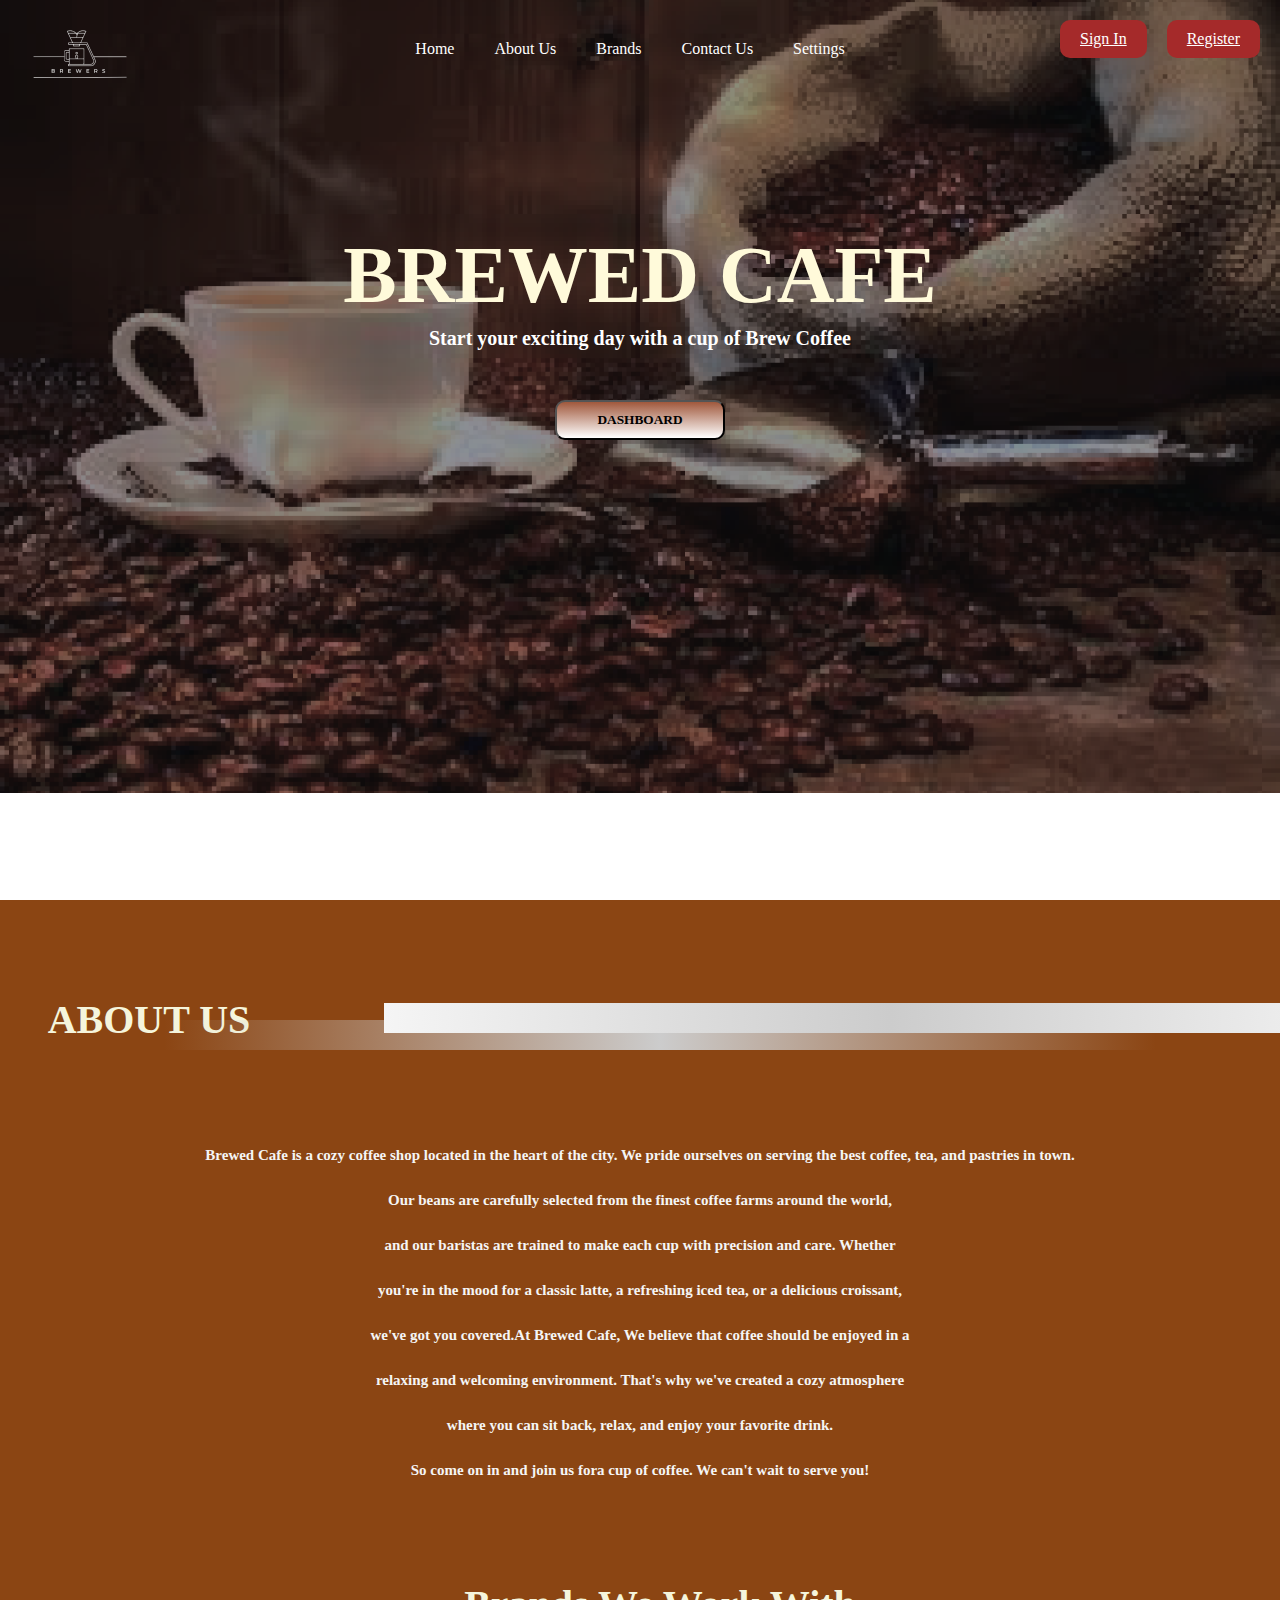
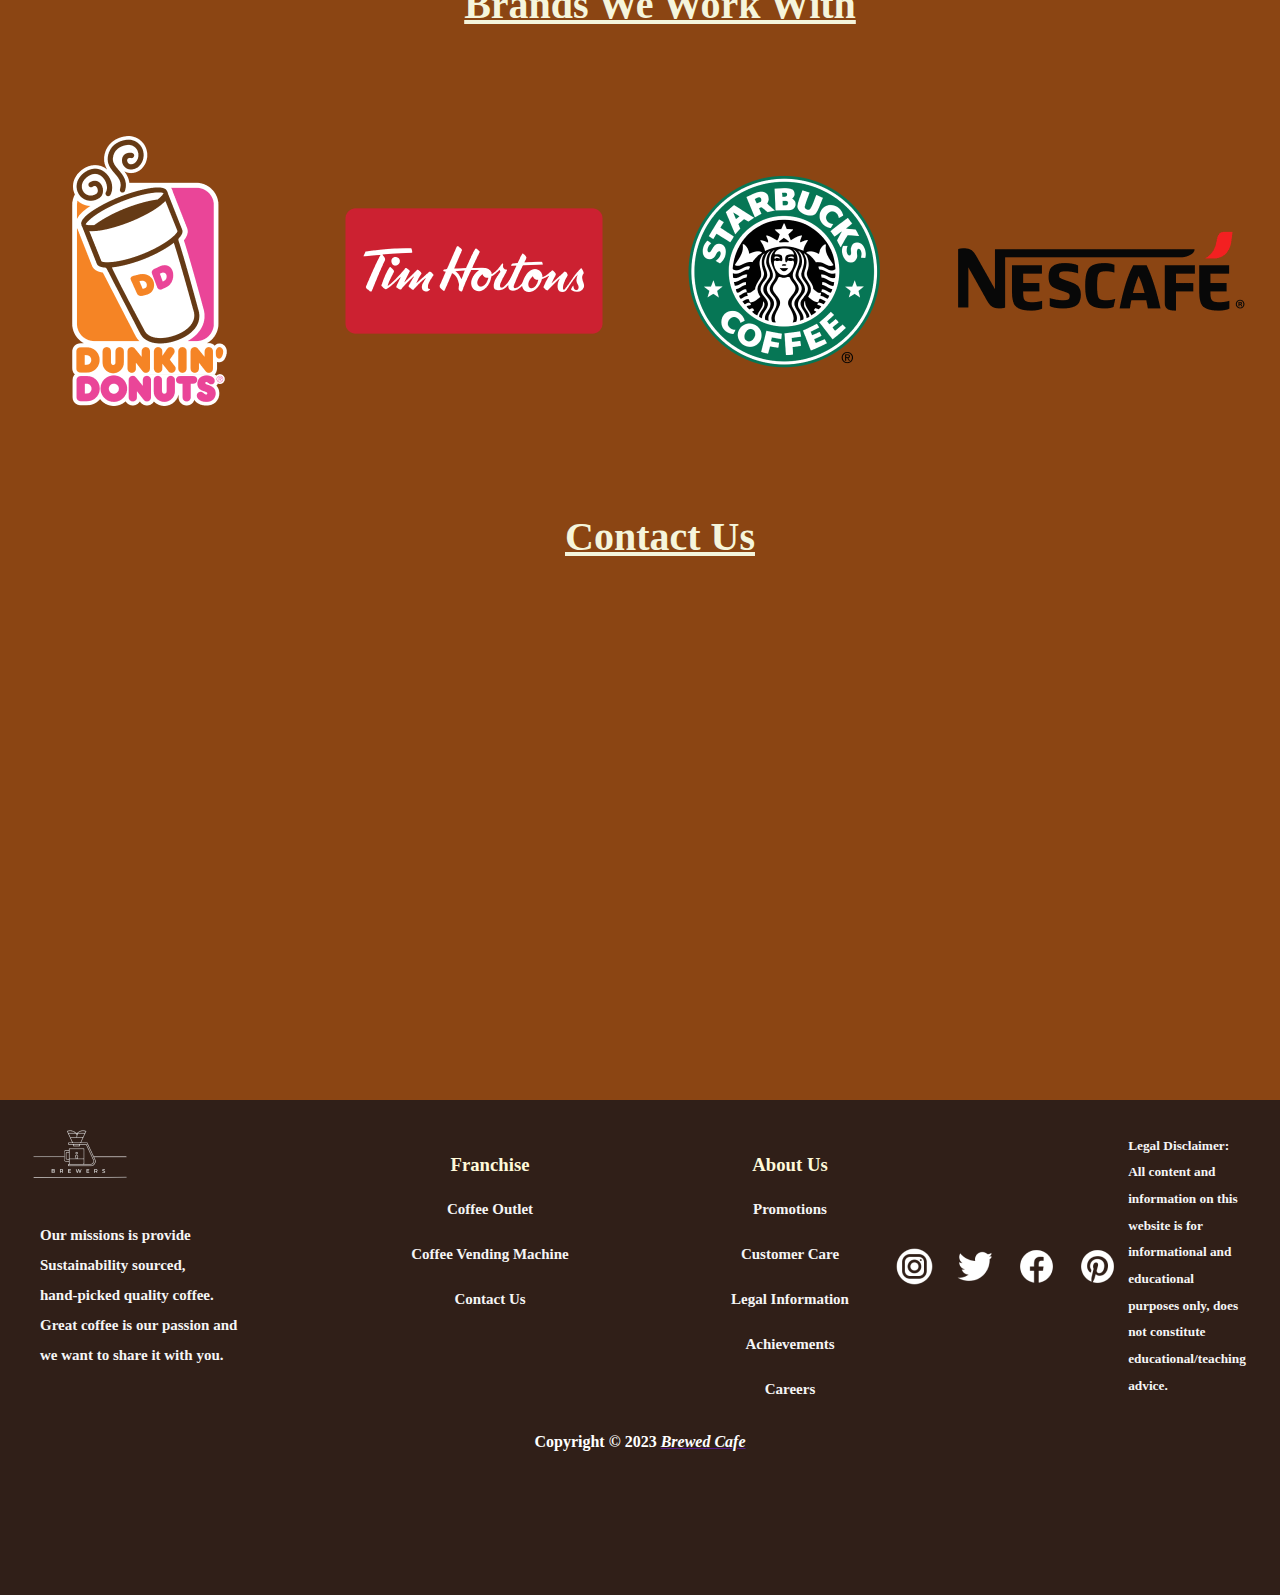
<file: index.html>
<!DOCTYPE html>
<html lang="en">
<head>
    <meta charset="UTF-8">
    <meta http-equiv="X-UA-Compatible" content="IE=edge">
    <meta name="viewport" content="width=device-width, initial-scale=1.0">
    <title>Document</title>
    
    <style>
        body {
  margin: 0;
  padding: 0;
  height: 100vh;
  overflow-x: hidden;
  background-size: cover;
}

.first-bg {
  position: absolute;
  top: 0;
  left: 0;
  width: 100%;
  height: 100%;
  background: url(1.png);
  background-image: url(1.png);
  z-index: -2;
  background-repeat: no-repeat;
  background-size: auto;
}

.content {
  position: relative;
  z-index: 1;
  height: 100%;
}

.second-bg {
  position: absolute;
  top: 100%;
  left: 0;
  width: 100%;
  height: 200%;
  background-color: #8B4513;
  z-index: -1;
}
  .third-bg {
    position: absolute;
    top: 300%;
    left: 0;
    width: 100%;
    height: 55%;
    background-color: #301f18;
    z-index: -3;
  }

.logo1 {
    position: absolute;
    left: 0;
    top: 0;
    width: 3.91%;
    height: auto;
  }
  nav {
    position: absolute;
    top: 40px;
    left: 50%; 
    transform: translateX(-50%); 
    display: flex;
    align-items: center;
  }
  
  nav a {
    margin-left: 10px;
    text-decoration: none;
    margin-right: 30px;
    font-size: 16px; 
    color: white; 
font-family: Cambria, Cochin, Georgia, Times, 'Times New Roman', serif;
  }
  nav :hover
{
  color: chocolate;
}
  .sign-buttons {
    position: absolute;
    top: 20px; 
    right: 20px;
    display: flex;
    align-items: center;
}

.signin-button,
.signup-button {
    border: none;
    background-color: brown;
    color: white;
    border-radius: 10px;
    padding: 10px 20px;
    margin-left: 20px;
        font-family: Cambria, Cochin, Georgia, Times, 'Times New Roman', serif;
}

.signin-button:hover,
.signup-button:hover {
    background-color: rgba(250, 105, 1, 0.582);
}
#brew {
    text-align: center;
    font-size: 80px;
    color: #FFFADA;
    margin-top: 90px;
    position: relative; 
  }
  
  #tagline {
    text-align: center;
    font-size: 20px;
    color: white;
    margin-bottom: 20px; 
    margin-top: -60px;
  }
  .explore 
  {
    display: block; 
    margin: 0 auto; 
    margin-top: 50px;
    border-radius: 10px;
    padding: 10px 40px;
    background: linear-gradient(to bottom, #A0583C, white );
  color: black;
  font-family: Cambria, Cochin, Georgia, Times, 'Times New Roman', serif;
  }

  .hr-text {
    line-height: 5;
    position: relative;
    outline: 0;
    border: 0;
    color: beige;
    text-align: center;
    margin-left: 40px;
    margin-top: 20px;
    margin-bottom: 20px;
    font-family: Cambria, Cochin, Georgia, Times, 'Times New Roman', serif;
    font-size: 40px;
  }
  
  .hr-text:before,
  .hr-text:after {
    content: '';
    background: linear-gradient(to right, transparent, #ccc, transparent);
    position: absolute;
    left: 10%;
    top: 50%;
    width: 80%;
    height: 30px;
  }
  
  .hr-text:after {
    content: attr(data-content);
    position: relative;
    display: inline-block;
    color: whitesmoke;
    padding: 0 10px;
    line-height: 1.5em;
    background-color: whitesmoke;
    z-index: 1;
  }  
  .about-section {
    display: flex;
    flex-direction: column;
    align-items: center;
    margin-top: 50px;
  }
  
  .about-content {
    text-align: center;
    margin-top: 20px;
  }
  
  p {
    font-size: 15px;
    font-style: normal;
    color: whitesmoke;
    line-height: 2.0;
    text-align: center;
    font-family: Cambria, Cochin, Georgia, Times, 'Times New Roman', serif;  
}

.hr-text2 {
  line-height: 5;
  position: relative;
  outline: 0;
  border: 0;
  color: beige;
  text-align: center;
  margin-left: 40px;
  margin-top: 20px;
  margin-bottom: 20px;
  font-family: Cambria, Cochin, Georgia, Times, 'Times New Roman', serif;
  font-size: 40px;
}
.images-container {
  display: flex;
  justify-content: center;
  align-items: center;
  flex-wrap: wrap;
}

.images-container img {
  margin: 10px;
margin-top: -20px;
  display: block;
  margin: 0 auto;
}

.image3{
position: absolute;
width: 205px;
height: 205px;
left: 71px;
top: 1465px;
}
.image4
{
  position: absolute;
width: 291px;
height: 163px;
left: 319px;
top: 1486px;
}
.image5
{
  position: absolute;
width: 282px;
height: 282px;
left: 653px;
top: 1427px;
}
.image6
{
  position: absolute;
width: 231px;
height: 292px;
left: 978px;
top: 1422px;
}
.hr-text3 {
  line-height: 5;
  position: relative;
  outline: 0;
  border: 0;
  color: beige;
  text-align: center;
  margin-left: 40px;
  margin-top: 20px;
  margin-bottom: 20px;
  font-family: Cambria, Cochin, Georgia, Times, 'Times New Roman', serif;
  font-size: 40px;
}

.logo2 {
  position: absolute;
  left: 0;
  top: 0;
  width: 3.91%;
  height: auto;
}

.text-left{
text-align: left;
margin-top: -20px ;
margin-left: 40px;
}
h3{
  color: #FFFADA;
  text-align: center;
}
.row {
  display: flex;
  flex-wrap: wrap;
  justify-content: center;
  gap: 50px;
  margin-top: -250px;
}

.col {
  width: 250px;
  text-align: left;
}

.follow-us
{
margin-left: 400px;
margin-top: -300px;
display: flex;
  justify-content: center;
  align-items: center;
}
.follow-us img {
  margin: 0 10px;
}
footer
{
  margin-top: 20px;
  color: white;
}
footer i{
  color: white;
}
div.follow-us p
{
font-size: smaller;
text-align: left;
}
    </style>
</head>
<body>
  <div id="max">
    <div class="first-bg"></div>
    <div class="content">
<img id="logo1" src="2.png" alt="logo">
    <nav>
      <a href="index.html">Home</a>
      <a href="#about">About Us</a>
      <a href="#images-container">Brands</a>
      <a href="#hr-text3">Contact Us</a>
      <a href="#hr-text3">Settings</a>

    </nav>
    <div class="sign-buttons">
<a href="log.html" class="signin-button">Sign In</a>
<a href="register.html" class="signin-button">Register</a>
    </div>
<h2 id="brew">BREWED CAFE</h2>
<h3 id="tagline">Start your exciting day with a cup of Brew Coffee</h3>
<button class="explore"><b>DASHBOARD</b></button>
</div>
<div class="second-bg">
<div class="hr-text">
<span class="About"><b>ABOUT US<b></span>
</div>
<p>Brewed Cafe is a cozy coffee shop located in the heart of the city. 
  We pride ourselves on serving the best coffee, tea, and pastries in town.</p>
<p>Our beans are carefully selected from the finest coffee farms around the world, 
  <p>and our baristas are trained to make each cup with precision and care. Whether </p>
  <p>you're in the mood for a classic latte, a refreshing iced tea, or a delicious croissant,</p>
  <p>we've got you covered.At Brewed Cafe, We believe that coffee should be enjoyed in a</p>
  <p>relaxing and welcoming environment. That's why we've created a cozy atmosphere </p>
  <p>where you can sit back, relax, and enjoy your favorite drink.</p>
<p>So come on in and join us fora cup of coffee. We can't wait to serve you!</p>
<div class="hr-text2">
  
    <span><b><u>Brands We Work With</u><b></span>
    </div>
    <div class="images-container">
        <img id="image3" src="3.png" alt="3">
        <img id="image4" src="4.png" alt="4">
        <img id="image5" src="5.png" alt="5">
        <img id="image6" src="6.png" alt="6">
      </div>
      <div class="hr-text3">
        <span><b><u>Contact Us</u><b></span>
        </div>
    </div>
   
    <div class="third-bg">
        <img id="logo2" src="2.png" alt="logo">
        <p class="text-left">Our missions is provide<br>
          Sustainability sourced,<br>
          hand-picked quality coffee.<br>
          Great coffee is our passion and<br>
          we want to share it with you.
        </p>

        <div class="row">
          <div class="col">
            <h3>Franchise</h3>
            <p>Coffee Outlet</p>
            <p>Coffee Vending Machine</p>
            <p>Contact Us</p>
          </div>
          <div class="col">
            <h3>About Us</h3>
            <p>Promotions</p>
            <p>Customer Care</p>
            <p>Legal Information</p>
            <p>Achievements</p>
            <p>Careers</p>
            <div class="follow-us">
            <img src="Insta.png" alt="">
            <img src="twitter.png" alt="">
            <img src="Fb.png" alt="">
            <img src="pinterest.png" alt="">
            <p>Legal Disclaimer: All content and information on this website is for
              informational and educational purposes only, does not constitute
              educational/teaching advice.
              </p>
          </div>
          </div>
        </div>
        <div id="footer"> 
          <center><footer>Copyright &copy; 2023 <a href=""><i> Brewed Cafe</i>
        </a></footer></center></div>
      </div>
</div>
</div>
</body>
</file>
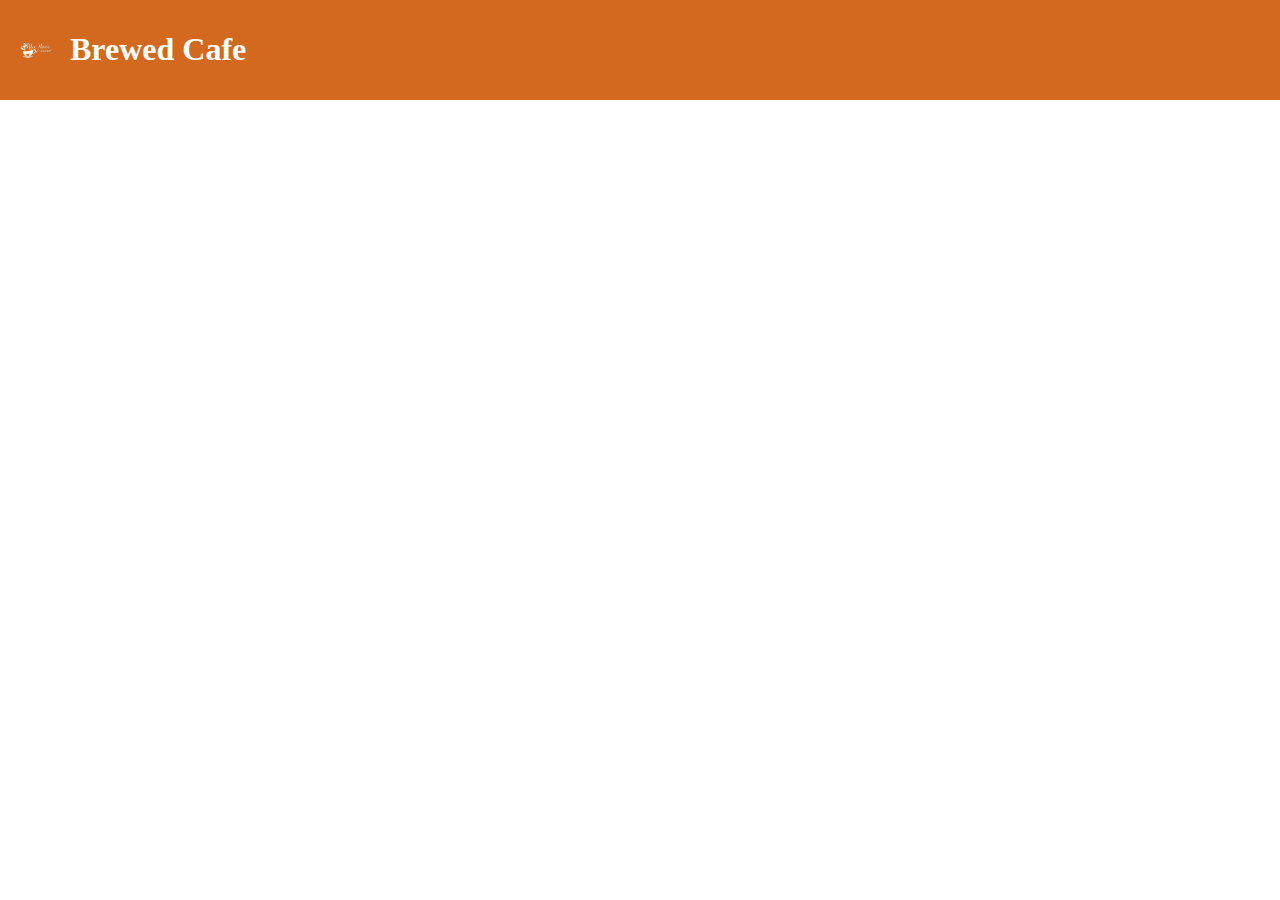
<file: dashboard.html>
<!DOCTYPE html>
<html lang="en">
<head>
    <meta charset="UTF-8">
    <meta http-equiv="X-UA-Compatible" content="IE=edge">
    <meta name="viewport" content="width=device-width, initial-scale=1.0">
    <style>
        body {
            margin: 0;
            padding: 0;
        }

        .header {
            background-color: chocolate;
            padding: 10px;
            display: flex;
            align-items: center;
        }

        .header img {
            width: 50px;
            margin-right: 10px;
        }

        .dashboard {
            padding: 20px;
        }

        /* Additional styles for the dashboard content */
    </style>
    <title>Dashboard | Brewed Cafe</title>
</head>
<body>
    <div class="header">
        <img src="logo.png" alt="Logo">
        <h1 style="color: white;">Brewed Cafe</h1>
    </div>
    <div class="dashboard">
        <!-- Dashboard content goes here -->
    </div>
</body>
</html>
</file>
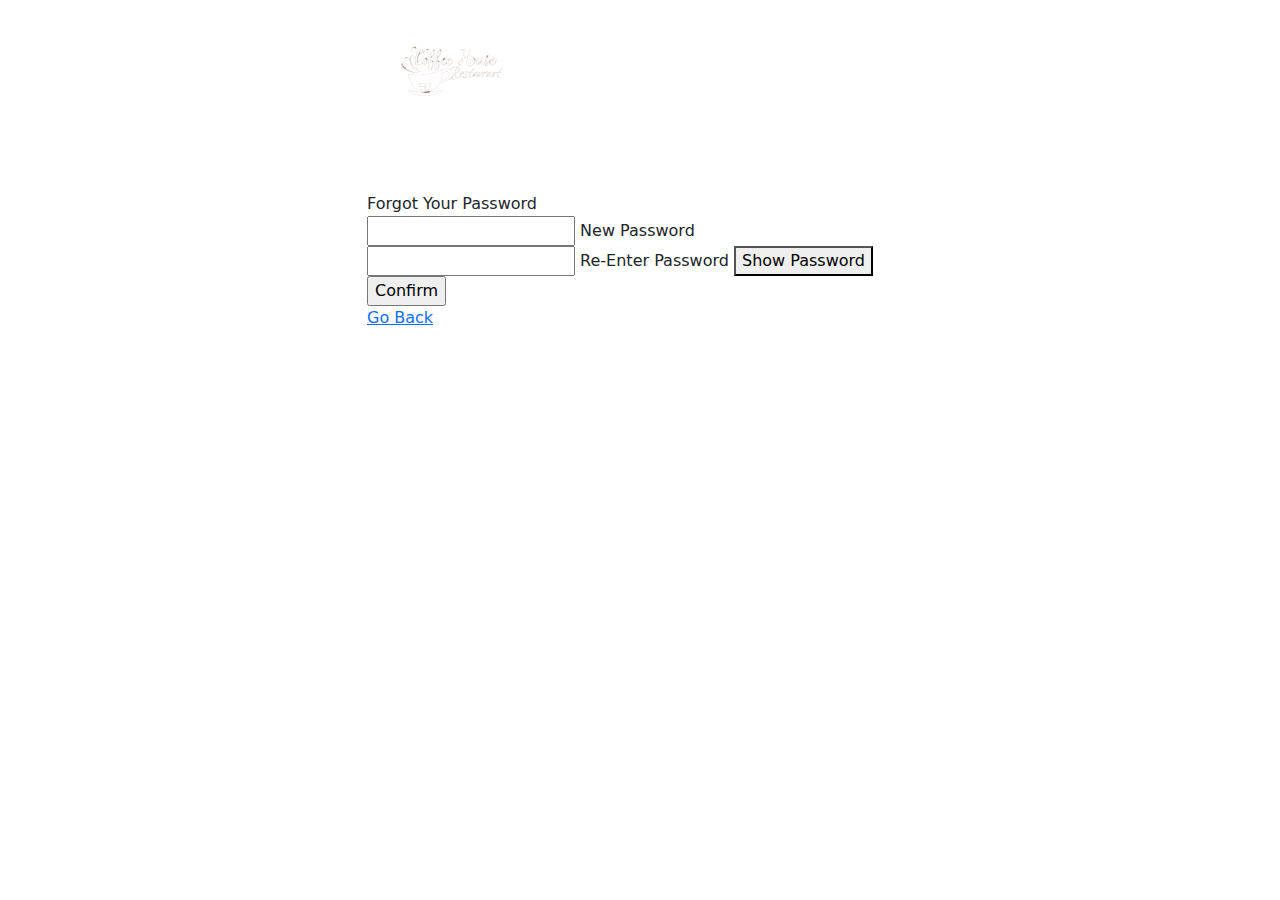
<file: forgot.html>
<!DOCTYPE html>
<html lang="en">
<head>
    <meta charset="UTF-8">
    <meta http-equiv="X-UA-Compatible" content="IE=edge">
    <meta name="viewport" content="width=device-width, initial-scale=1.0">
    <link rel="stylesheet" href="style.css">
    <link rel="stylesheet" href="https://cdn.jsdelivr.net/npm/bootstrap@5.2.3/dist/css/bootstrap.min.css">
    <style>
        @import url('https://fonts.googleapis.com/css2?family=Bebas+Neue&family=Oswald&family=Roboto:ital,wght@0,100;0,300;0,400;0,500;0,700;0,900;1,100;1,300;1,400;1,500;1,700;1,900&display=swap');
    </style>

    <title>Forgot Password | Brewed Cafe</title>
</head>
<body>
    <div class="wrapper">
        <div class="container main">
            <div class="row">
                <div class="col-md-6 side-image">
                    <img src="logo.png" alt="">
                    <div class="text">
                    </div>
                </div>
                <div class="col-md-6 right">
                     <div class="input-box">
                        <header>Forgot Your Password</header>
                        <div class="input-field">
                            <input type="text" class="input" id="new" required autocomplete="off">
                            <label for="new">New Password</label>
                        </div>
                        <div class="input-field">
                            <input type="password" class="input" id="password" required>
                            <label for="password">Re-Enter Password</label>
                            <button id="togglePassword" type="button" onclick="togglePasswordVisibility()">Show Password</button>
                        </div>
                        <div class="input-field">
                            <input type="submit" class="submit" value="Confirm" onclick="confirmPasswordReset()"> 
                            <div class="back">
                                <span><a href="index.html">Go Back</a></span>
                            </div>
                        </div>
                    </div>
                     </div>
                </div>
            </div>
        </div>
    </div>

    <script>
        function togglePasswordVisibility() {
            var passwordInput = document.getElementById("password");
            var toggleButton = document.getElementById("togglePassword");

            if (passwordInput.type === "password") {
                passwordInput.type = "text";
                toggleButton.textContent = "Hide Password";
            } else {
                passwordInput.type = "password";
                toggleButton.textContent = "Show Password";
            }
        }

        function confirmPasswordReset() {
            var newPasswordInput = document.getElementById("new").value;
            var confirmPasswordInput = document.getElementById("password").value;

            // Perform any necessary password reset validation
            // Replace this example validation with your own logic
            if (newPasswordInput === confirmPasswordInput) {
                // Show success message
                alert("Password reset successful.");
            } else {
                // Show error message
                alert("Passwords do not match. Please try again.");
            }
        }
    </script>
</body>
</html>
</file>
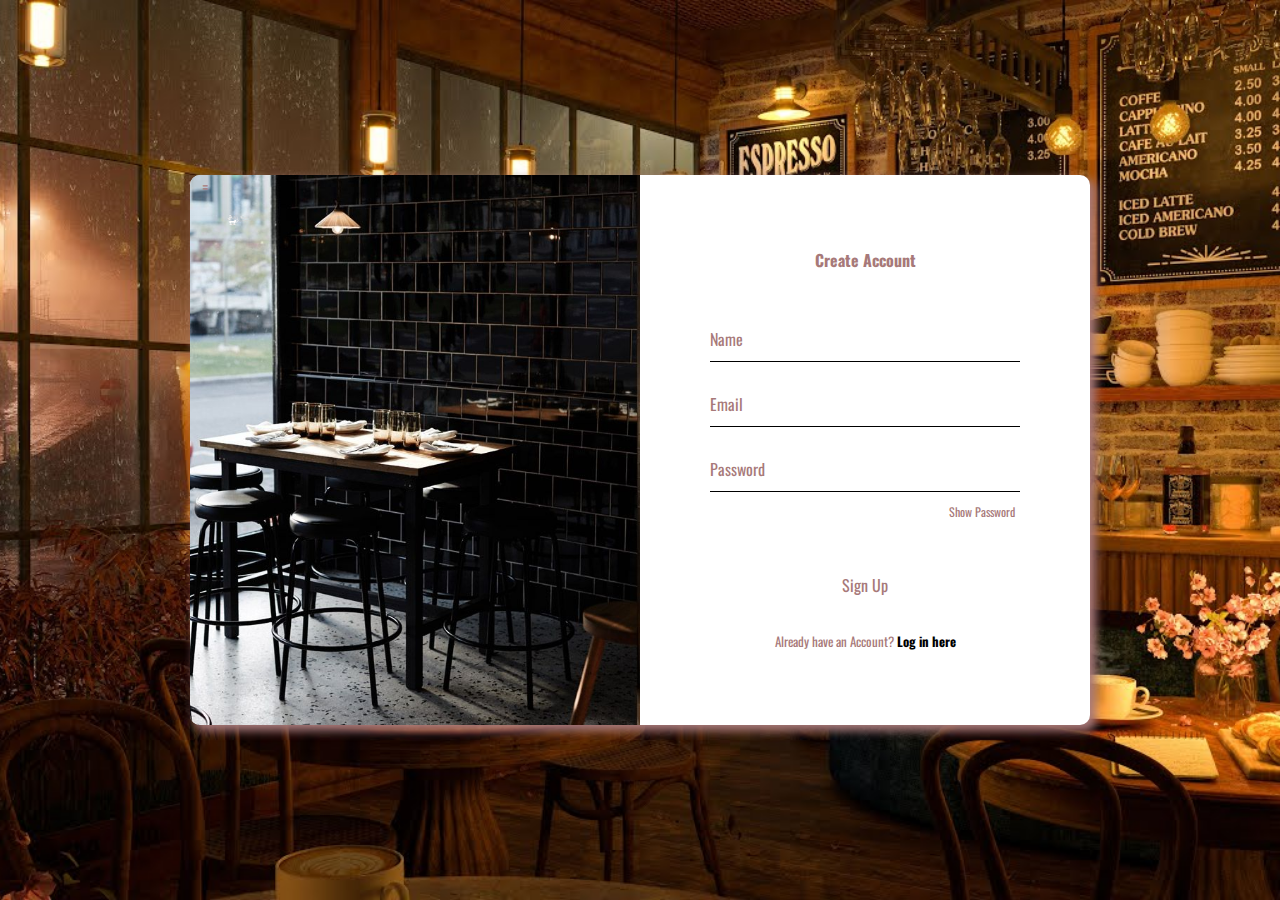
<file: index1.html>
<!DOCTYPE html>
<html lang="en">
<head>
    <meta charset="UTF-8">
    <meta http-equiv="X-UA-Compatible" content="IE=edge">
    <meta name="viewport" content="width=device-width, initial-scale=1.0">
    <link rel="stylesheet" href="style1.css">
    <link rel="stylesheet" href="https://cdn.jsdelivr.net/npm/bootstrap@5.2.3/dist/css/bootstrap.min.css">
    <style>
        @import url('https://fonts.googleapis.com/css2?family=Bebas+Neue&family=Oswald&family=Roboto:ital,wght@0,100;0,300;0,400;0,500;0,700;0,900;1,100;1,300;1,400;1,500;1,700;1,900&display=swap');
        </style>
        
    <title>Login | Brewed Cafe</title>
</head>
<body>
    <div class="wrapper">
        <div class="container main">
            <div class="row">
                <div class="col-md-6 side-image">
=                    <img src="logo.png" alt="">
                    <div class="text">
                    </div>
                </div>
                <div class="col-md-6 right">
                     <div class="input-box">
                        <header>Create Account</header>
                        <div class="input-field">
                            <input type="text" class="input" id="name" required autocomplete="off">
                            <label for="email">Name</label>
                        </div>
                        <div class="input-field">
                            <input type="text" class="input" id="email" required autocomplete="off">
                            <label for="email">Email</label>
                        </div>
                        <div class="input-field">
                            <input type="password" class="input" id="password" required>
                            <label for="password">Password</label>
                            <button id="togglePassword" type="button" onclick="togglePasswordVisibility()">Show Password</button>
                        </div>
                        <div class="input-field">
                            <input type="submit" class="submit" value="Sign Up">
                            
                        </div>
                        <div class="signin">
                            <span>Already have an Account? <a href="log.html">Log in here</a></span>
                        </div>
                     </div>
                </div>
            </div>
        </div>
    </div>
</body>
</html>

<script>
    function togglePasswordVisibility() {
        var passwordInput = document.getElementById("password");
        var toggleButton = document.getElementById("togglePassword");

        if (passwordInput.type === "password") {
            passwordInput.type = "text";
            toggleButton.textContent = "Hide Password";
        } else {
            passwordInput.type = "password";
            toggleButton.textContent = "Show Password";
        }
    }
</script>
</file>
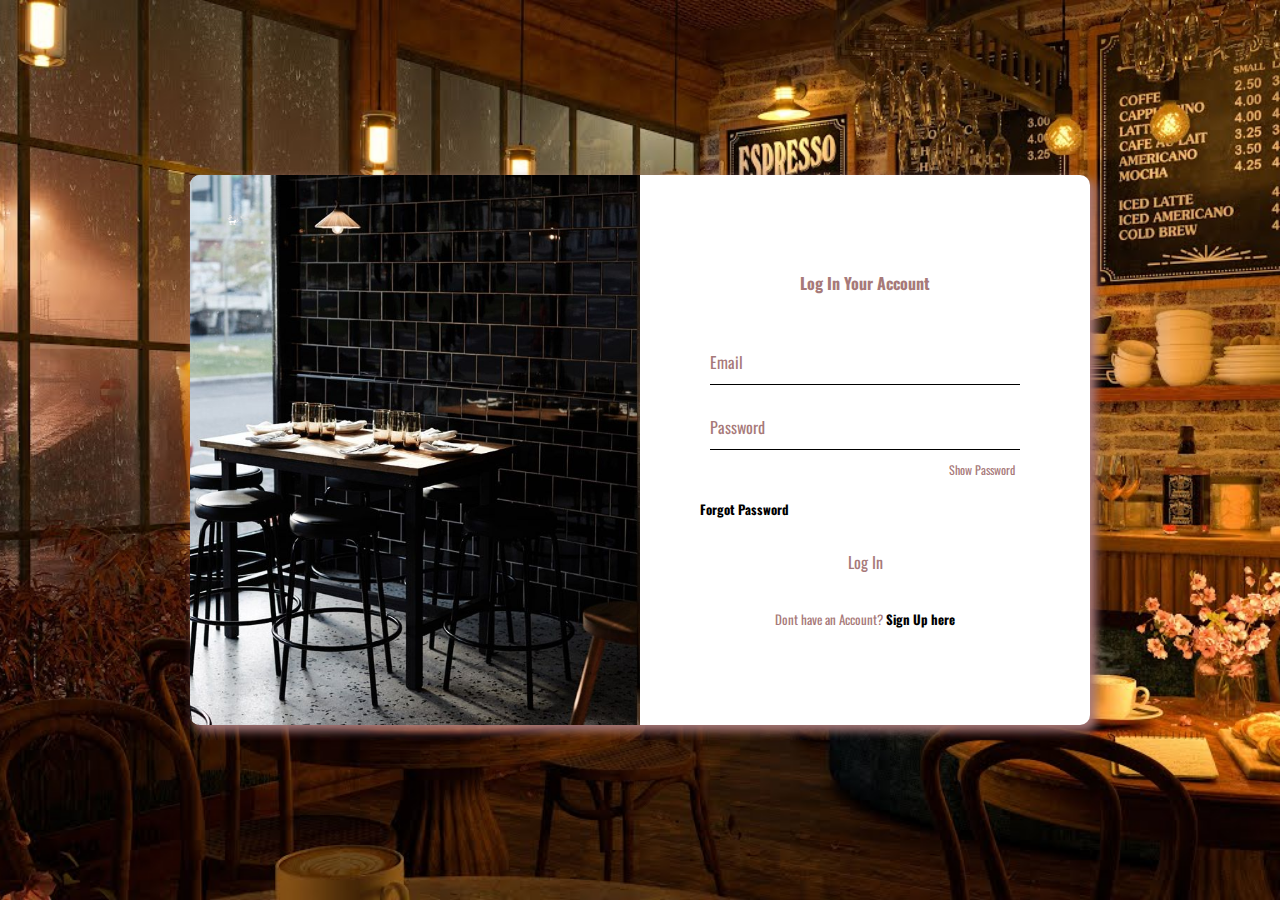
<file: log.html>
<!DOCTYPE html>
<html lang="en">
<head>
    <meta charset="UTF-8">
    <meta http-equiv="X-UA-Compatible" content="IE=edge">
    <meta name="viewport" content="width=device-width, initial-scale=1.0">
    <link rel="stylesheet" href="log.css">
    <link rel="stylesheet" href="https://cdn.jsdelivr.net/npm/bootstrap@5.2.3/dist/css/bootstrap.min.css">
    <style>
        @import url('https://fonts.googleapis.com/css2?family=Bebas+Neue&family=Oswald&family=Roboto:ital,wght@0,100;0,300;0,400;0,500;0,700;0,900;1,100;1,300;1,400;1,500;1,700;1,900&display=swap');
    </style>

    <title>Login | Brewed Cafe</title>
</head>
<body>
    <div class="wrapper">
        <div class="container main">
            <div class="row">
                <div class="col-md-6 side-image">
                    <img src="logo.png" alt="">
                    <div class="text"></div>
                </div>
                <div class="col-md-6 right">
                    <div class="input-box">
                        <header>Log In Your Account</header>
                        <div class="input-field">
                            <input type="text" class="input" id="email" required autocomplete="off">
                            <label for="email">Email</label>
                        </div>
                        <div class="input-field">
                            <input type="password" class="input" id="password" required>
                            <label for="password">Password</label>
                            <button id="togglePassword" type="button" onclick="togglePasswordVisibility()">Show Password</button>
                        </div>
                        <div class="forgot">
                            <span><a href="forgot.html">Forgot Password</a></span>
                        </div>
                        <div class="input-field">
                            <input type="submit" class="submit" value="Log In" onclick="login()">
                        </div>
                        <div class="signin">
                            <span>Dont have an Account? <a href="index1.html">Sign Up here</a></span>
                        </div>
                     </div>
                </div>
            </div>
        </div>
    </div>

    <script>
        function togglePasswordVisibility() {
            var passwordInput = document.getElementById("password");
            var toggleButton = document.getElementById("togglePassword");

            if (passwordInput.type === "password") {
                passwordInput.type = "text";
                toggleButton.textContent = "Hide Password";
            } else {
                passwordInput.type = "password";
                toggleButton.textContent = "Show Password";
            }
        }

        function login() {
            var emailInput = document.getElementById("email").value;
            var passwordInput = document.getElementById("password").value;

            // Perform any necessary login validation
            // Replace this example validation with your own logic
            if (emailInput === "vincentmanaois0302@gmail.com" && passwordInput === "123456") {
                // Simulate successful login by storing a flag in local storage
                localStorage.setItem("isLoggedIn", "true");

                // Redirect to the dashboard or perform other actions upon successful login
                // Replace "dashboard.html" with your actual dashboard URL
                window.location.href = "dashboard.html";
            } else {
                alert("Invalid email or password. Please try again.");
            }
        }
    </script>
</body>
</html>
</file>
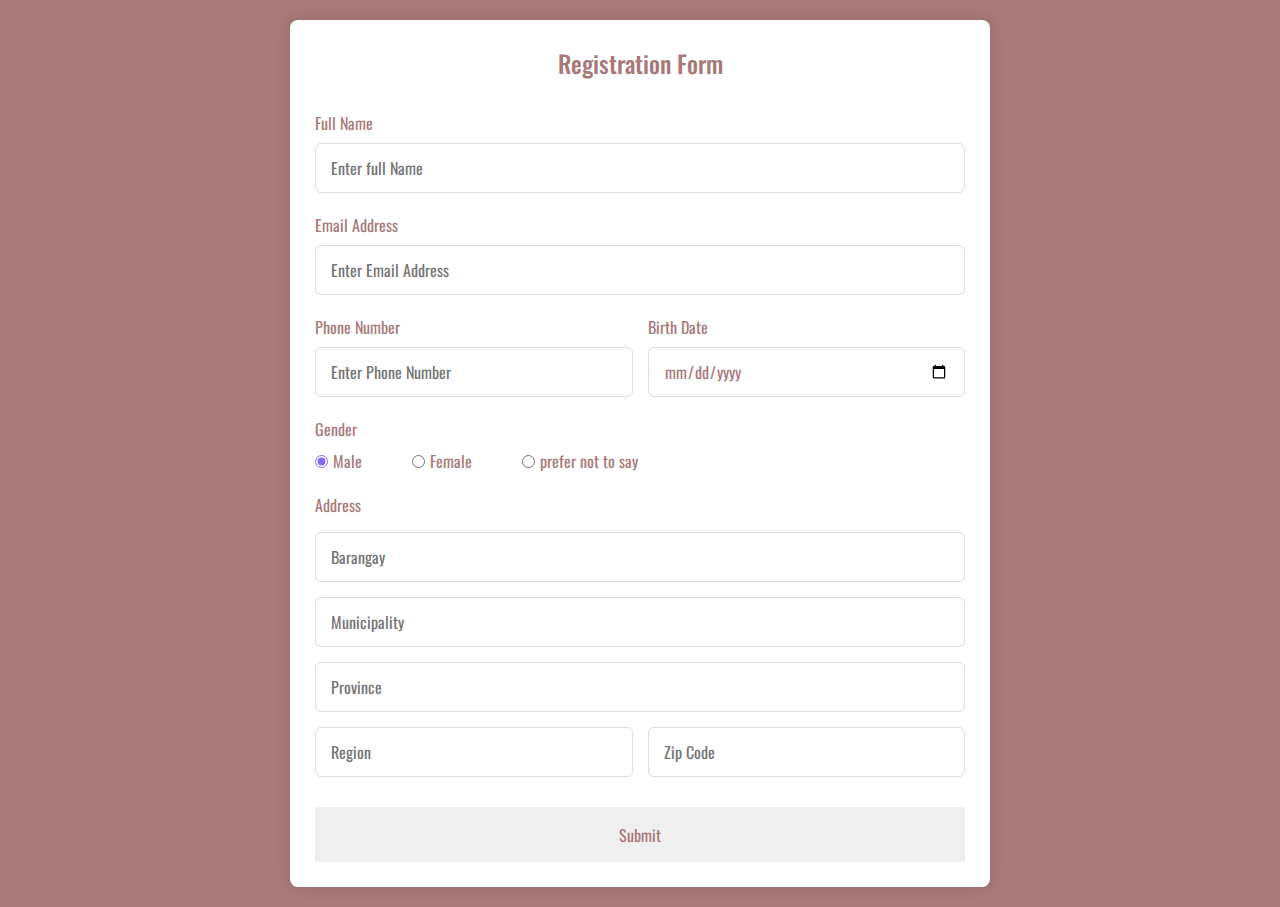
<file: register.html>
<!DOCTYPE html>
<html lang="en">
  <head>
    <meta charset="UTF-8" />
    <meta name="viewport" content="width=device-width, initial-scale=1.0" />
    <meta http-equiv="X-UA-Compatible" content="ie=edge" />
    <title>Registration | Brewed Cafe</title>
    <link rel="stylesheet" href="register.css" />
    <style>
      @import url('https://fonts.googleapis.com/css2?family=Bebas+Neue&family=Oswald&family=Roboto:ital,wght@0,100;0,300;0,400;0,500;0,700;0,900;1,100;1,300;1,400;1,500;1,700;1,900&display=swap');
    </style>
  </head>
  <body>
    <section class="container">
      <header>Registration Form</header>
      <form action="#" class="form">
        <div class="input-box">
          <label>Full Name</label>
          <input type="text" placeholder="Enter full Name" required />
        </div>

        <div class="input-box">
          <label>Email Address</label>
          <input type="text" placeholder="Enter Email Address" required />
        </div>

        <div class="column">
          <div class="input-box">
            <label>Phone Number</label>
            <input type="tel" placeholder="Enter Phone Number" required />
          </div>
          <div class="input-box">
            <label>Birth Date</label>
            <input type="date" placeholder="Enter Birth Date" required />
          </div>
        </div>
        <div class="gender-box">
          <h3>Gender</h3>
          <div class="gender-option">
            <div class="gender">
              <input type="radio" id="check-male" name="gender" checked />
              <label for="check-male">Male</label>
            </div>
            <div class="gender">
              <input type="radio" id="check-female" name="gender" />
              <label for="check-female">Female</label>
            </div>
            <div class="gender">
              <input type="radio" id="check-other" name="gender" />
              <label for="check-other">prefer not to say</label>
            </div>
          </div>
        </div>
        <div class="input-box address">
          <label>Address</label>
          <input type="text" placeholder="Barangay" required />
          <input type="text" placeholder="Municipality" required />
          <div class="column">
            <input type="text" placeholder="Province" required />
          </div>
          <div class="column">
            <input type="text" placeholder="Region" required />
            <input type="number" placeholder="Zip Code" required />
          </div>
        </div>
        <button>Submit</button>
      </form>
    </section>
  </body>
</html>
</file>
<file: style.css>
body {
  margin: 0;
  padding: 0;
  height: 100vh;
  overflow-x: hidden;
  background-size: cover;
}

.first-bg {
  position: absolute;
  top: 0;
  left: 0;
  width: 100%;
  height: 100%;
  background: url(1.png);
  background-image: url(1.png);
  z-index: -2;
  background-repeat: no-repeat;
  background-size: auto;
}

.content {
  position: relative;
  z-index: 1;
  height: 100%;
}

.second-bg {
  position: absolute;
  top: 100%;
  left: 0;
  width: 100%;
  height: 200%;
  background-color: #8B4513;
  z-index: -1;
}
  .third-bg {
    position: absolute;
    top: 300%;
    left: 0;
    width: 100%;
    height: 55%;
    background-color: #301f18;
    z-index: -3;
  }

.logo1 {
    position: absolute;
    left: 0;
    top: 0;
    width: 3.91%;
    height: auto;
  }
  nav {
    position: absolute;
    top: 40px;
    left: 50%; 
    transform: translateX(-50%); 
    display: flex;
    align-items: center;
  }
  
  nav a {
    margin-left: 10px;
    text-decoration: none;
    margin-right: 30px;
    font-size: 16px; 
    color: white; 
font-family: Cambria, Cochin, Georgia, Times, 'Times New Roman', serif;
  }
  nav :hover
{
  color: chocolate;
}
  .sign-buttons {
    position: absolute;
    top: 20px; 
    right: 20px;
    display: flex;
    align-items: center;
}

.signin-button,
.signup-button {
    border: none;
    background-color: brown;
    color: white;
    border-radius: 10px;
    padding: 10px 20px;
    margin-left: 20px;
        font-family: Cambria, Cochin, Georgia, Times, 'Times New Roman', serif;
}

.signin-button:hover,
.signup-button:hover {
    background-color: rgba(250, 105, 1, 0.582);
}
#brew {
    text-align: center;
    font-size: 80px;
    color: #FFFADA;
    margin-top: 90px;
    position: relative; 
  }
  
  #tagline {
    text-align: center;
    font-size: 20px;
    color: white;
    margin-bottom: 20px; 
    margin-top: -60px;
  }
  .explore 
  {
    display: block; 
    margin: 0 auto; 
    margin-top: 50px;
    border-radius: 10px;
    padding: 10px 40px;
    background: linear-gradient(to bottom, #A0583C, white );
  color: black;
  font-family: Cambria, Cochin, Georgia, Times, 'Times New Roman', serif;
  }

  .hr-text {
    line-height: 5;
    position: relative;
    outline: 0;
    border: 0;
    color: beige;
    text-align: center;
    margin-left: 40px;
    margin-top: 20px;
    margin-bottom: 20px;
    font-family: Cambria, Cochin, Georgia, Times, 'Times New Roman', serif;
    font-size: 40px;
  }
  
  .hr-text:before,
  .hr-text:after {
    content: '';
    background: linear-gradient(to right, transparent, #ccc, transparent);
    position: absolute;
    left: 10%;
    top: 50%;
    width: 80%;
    height: 30px;
  }
  
  .hr-text:after {
    content: attr(data-content);
    position: relative;
    display: inline-block;
    color: whitesmoke;
    padding: 0 10px;
    line-height: 1.5em;
    background-color: whitesmoke;
    z-index: 1;
  }  
  .about-section {
    display: flex;
    flex-direction: column;
    align-items: center;
    margin-top: 50px;
  }
  
  .about-content {
    text-align: center;
    margin-top: 20px;
  }
  
  p {
    font-size: 15px;
    font-style: normal;
    color: whitesmoke;
    line-height: 2.0;
    text-align: center;
    font-family: Cambria, Cochin, Georgia, Times, 'Times New Roman', serif;  
}

.hr-text2 {
  line-height: 5;
  position: relative;
  outline: 0;
  border: 0;
  color: beige;
  text-align: center;
  margin-left: 40px;
  margin-top: 20px;
  margin-bottom: 20px;
  font-family: Cambria, Cochin, Georgia, Times, 'Times New Roman', serif;
  font-size: 40px;
}
.images-container {
  display: flex;
  justify-content: center;
  align-items: center;
  flex-wrap: wrap;
}

.images-container img {
  margin: 10px;
margin-top: -20px;
  display: block;
  margin: 0 auto;
}

.image3{
position: absolute;
width: 205px;
height: 205px;
left: 71px;
top: 1465px;
}
.image4
{
  position: absolute;
width: 291px;
height: 163px;
left: 319px;
top: 1486px;
}
.image5
{
  position: absolute;
width: 282px;
height: 282px;
left: 653px;
top: 1427px;
}
.image6
{
  position: absolute;
width: 231px;
height: 292px;
left: 978px;
top: 1422px;
}
.hr-text3 {
  line-height: 5;
  position: relative;
  outline: 0;
  border: 0;
  color: beige;
  text-align: center;
  margin-left: 40px;
  margin-top: 20px;
  margin-bottom: 20px;
  font-family: Cambria, Cochin, Georgia, Times, 'Times New Roman', serif;
  font-size: 40px;
}

.logo2 {
  position: absolute;
  left: 0;
  top: 0;
  width: 3.91%;
  height: auto;
}

.text-left{
text-align: left;
margin-top: -20px ;
margin-left: 40px;
}
h3{
  color: #FFFADA;
  text-align: center;
}
.row {
  display: flex;
  flex-wrap: wrap;
  justify-content: center;
  gap: 50px;
  margin-top: -250px;
}

.col {
  width: 250px;
  text-align: left;
}

.follow-us
{
margin-left: 400px;
margin-top: -300px;
display: flex;
  justify-content: center;
  align-items: center;
}
.follow-us img {
  margin: 0 10px;
}
footer
{
  margin-top: 20px;
  color: white;
}
footer i{
  color: white;
}
div.follow-us p
{
font-size: smaller;
text-align: left;
}
</file>
<file: style1.css>
*
{
    font-family: 'Oswald', sans-serif;
 color: rgb(167, 121, 121);
}

.wrapper
{
    background-image: url(bg.jpg);
    background-position: center;
    background-size: cover;
    background-repeat: no-repeat;
    position: relative;
padding: 0 20px 0 20px;
}

.main
{
    display: flex;
    justify-content: center;
    align-items: center;
    min-height: 100vh;
}

.side-image
{
    background-image: url(kape.jpg);
    background-position: center;
    background-size: cover;
    background-repeat: no-repeat;
    position: relative;
    border-radius: 10px 0 0 10px;
}

img
{
    width: 35px;
    position: absolute;
    top: 30px;
    left: 30px;
}

.row
{
    width: 900px;
    height: 550px;
    border-radius: 10px;
    background: #fff;
box-shadow: 5px 5px 10px 1px rgb(167, 121, 121);
}

.text
{
    position: absolute;
    top: 50%;
    left: 50%;
    transform: translate(-50% ,-50%);
}

.text p
{
    color: whitesmoke;
    font-size: 35px;
    margin-bottom: 350px;
}

i
{
    font-weight: 400;
    font-size: 15px;
}

.right
{
    display: flex;
    justify-content: center;
    position: relative;
    align-items: center;
}

.input-box
{
    width: 330px;
box-sizing: border-box;
}

.input-box header{
    font-weight: 700;
    text-align: center;
    margin-bottom: 45px;
}

.input-field
{
    display: flex;
    flex-direction: column;
    position: relative;
    padding: 0 10px 0 10px;
}

.input
{
    height: 45px;
    width: 100%;
    background: transparent;
    border: none;
 border-bottom: 1px solid black;
 outline: none;
 margin-bottom: 20px;
 color: #40414a;
}

.input-box .input-field label{
    position: absolute;
    top: 10px;
    left: 10px;
    pointer-events: none;
    transition: .5s;
}

.input-field .input:focus ~ label
{
    top: -10px;
    font-size: 13px;
}

.input-field .input:valid ~ label
{
    top: -10px;
    font-size: 13px;
    color: chocolate;
}

.input-field .input:focus ,.input-field .input:valid
{
    border-bottom: 2px solid chocolate;
}

.submit
{
    border: none;
    outline: none;
    height: 45px;
    margin-top: 50px;
    background: white;
    border-radius: 5px;
    transition: .4s;
}

.submit:hover
{
    background: chocolate;
    color: white;
}

.signin
{
    text-align: center;
    font-size: small;
    margin-top: 25px;
}

span a
{
text-decoration: none;
font-weight: 700;
color: black;
transition: .5s;
}

span a:hover
{
    text-decoration: underline;
    color: chocolate;
}

@media only screen and (max-width: 768px)
{
    .side-image{
    border-radius: 10px 10px 0 0 ;
    }
    img{
        width: 35px;
        position: absolute;
        top: 20px;
        left: 47%;
    }
    .text{
        position: absolute;
        top: 70%;
        text-align: center;
    }
    .text p,i
    {
        font-size: 17px;
    }
    .row{
    max-width: 420px;
width: 100%;    
}
}
.input-field button {
    position: absolute;
    top: 100%;
    right: 5px;
    transform: translateY(-50%);
    font-size: 12px; 
    padding: 5px 10px; 
    border: none;
    outline: none;
    transition: .4s;
    background: white;
  }

  .input-field button:hover
  {
      background: chocolate;
      color: white;
  }
</file>
<file: log.css>
*
{
    font-family: 'Oswald', sans-serif;
 color: rgb(167, 121, 121);
}

.wrapper
{
    background-image: url(bg.jpg);
    background-position: center;
    background-size: cover;
    background-repeat: no-repeat;
    position: relative;
padding: 0 20px 0 20px;
}

.main
{
    display: flex;
    justify-content: center;
    align-items: center;
    min-height: 100vh;
}

.side-image
{
    background-image: url(kape.jpg);
    background-position: center;
    background-size: cover;
    background-repeat: no-repeat;
    position: relative;
    border-radius: 10px 0 0 10px;
}

img
{
    width: 35px;
    position: absolute;
    top: 30px;
    left: 30px;
}

.row
{
    width: 900px;
    height: 550px;
    border-radius: 10px;
    background: #fff;
box-shadow: 5px 5px 10px 1px rgb(167, 121, 121);
}

.text
{
    position: absolute;
    top: 50%;
    left: 50%;
    transform: translate(-50% ,-50%);
}

.text p
{
    color: whitesmoke;
    font-size: 35px;
    margin-bottom: 350px;
}

i
{
    font-weight: 400;
    font-size: 15px;
}

.right
{
    display: flex;
    justify-content: center;
    position: relative;
    align-items: center;
}

.input-box
{
    width: 330px;
box-sizing: border-box;
}

.input-box header{
    font-weight: 700;
    text-align: center;
    margin-bottom: 45px;
}

.input-field
{
    display: flex;
    flex-direction: column;
    position: relative;
    padding: 0 10px 0 10px;
}

.input
{
    height: 45px;
    width: 100%;
    background: transparent;
    border: none;
 border-bottom: 1px solid black;
 outline: none;
 margin-bottom: 20px;
 color: #40414a;
}

.input-box .input-field label{
    position: absolute;
    top: 10px;
    left: 10px;
    pointer-events: none;
    transition: .5s;
}

.input-field .input:focus ~ label
{
    top: -10px;
    font-size: 13px;
}

.input-field .input:valid ~ label
{
    top: -10px;
    font-size: 13px;
    color: chocolate;
}

.input-field .input:focus ,.input-field .input:valid
{
    border-bottom: 2px solid chocolate;
}

.submit
{
    border: none;
    outline: none;
    height: 45px;
    background: white;
    border-radius: 5px;
    transition: .4s;
}

.submit:hover
{
    background: chocolate;
    color: white;
}

.signin
{
    text-align: center;
    font-size: small;
    margin-top: 25px;
}
.forgot
{
    text-align: left;
    font-size: small;
    margin-top: 30px;
    margin-bottom: 20px;
    margin-right: 10px;
}
span a
{
text-decoration: none;
font-weight: 700;
color: black;
transition: .5s;
}

span a:hover
{
    text-decoration: underline;
    color: chocolate;
}

@media only screen and (max-width: 768px)
{
    .side-image{
    border-radius: 10px 10px 0 0 ;
    }
    img{
        width: 35px;
        position: absolute;
        top: 20px;
        left: 47%;
    }
    .text{
        position: absolute;
        top: 70%;
        text-align: center;
    }
    .text p,i
    {
        font-size: 17px;
    }
    .row{
    max-width: 420px;
width: 100%;    
}
}

.input-field button {
    position: absolute;
    top: 100%;
    right: 5px;
    transform: translateY(-50%);
    font-size: 12px; 
    padding: 5px 10px; 
    border: none;
    outline: none;
    transition: .4s;
    background: white;
  }

  .input-field button:hover
  {
      background: chocolate;
      color: white;
  }
</file>
<file: register.css>
* {
  margin: 0;
  padding: 0;
  box-sizing: border-box;
  font-family: 'Oswald', sans-serif;
  color: rgb(167, 121, 121);

}
body {
  min-height: 100vh;
  display: flex;
  align-items: center;
  justify-content: center;
  padding: 20px;
  background-color: rgb(167, 121, 121);
}
.container {
  position: relative;
  max-width: 700px;
  width: 100%;
  background: #fff;
  padding: 25px;
  border-radius: 8px;
  box-shadow: 0 0 15px rgba(0, 0, 0, 0.1);
}
.container header {
  font-size: 1.5rem;
  font-weight: 500;
  text-align: center;
}
.container .form {
  margin-top: 30px;
}
.form .input-box {
  width: 100%;
  margin-top: 20px;
}

.form :where(.input-box input, .select-box) {
  position: relative;
  height: 50px;
  width: 100%;
  outline: none;
  font-size: 1rem;
  margin-top: 8px;
  border: 1px solid #ddd;
  border-radius: 6px;
  padding: 0 15px;
}
.input-box input:focus {
  box-shadow: 0 1px 0 rgba(0, 0, 0, 0.1);
}
.form .column {
  display: flex;
  column-gap: 15px;
}
.form .gender-box {
  margin-top: 20px;
}
.gender-box h3 {
  font-size: 1rem;
  font-weight: 400;
  margin-bottom: 8px;
}
.form :where(.gender-option, .gender) {
  display: flex;
  align-items: center;
  column-gap: 50px;
  flex-wrap: wrap;
}
.form .gender {
  column-gap: 5px;
}
.gender input {
  accent-color: rgb(130, 106, 251);
}
.form :where(.gender input, .gender label) {
  cursor: pointer;
}
.gender label {
    color: rgb(167, 121, 121);
}
.address :where(input, .select-box) {
  margin-top: 15px;
}
.select-box select {
  height: 100%;
  width: 100%;
  outline: none;
  border: none;
  font-size: 1rem;
}
.form button {
  height: 55px;
  width: 100%;
  font-size: 1rem;
  font-weight: 400;
  margin-top: 30px;
  border: none;
  cursor: pointer;
  transition: all 0.2s ease;
  color: rgb(167, 121, 121);

}
.form button:hover {
    color: rgb(56, 28, 8);
}
/*Responsive*/
@media screen and (max-width: 500px) {
  .form .column {
    flex-wrap: wrap;
  }
  .form :where(.gender-option, .gender) {
    row-gap: 15px;
  }
}
</file>
